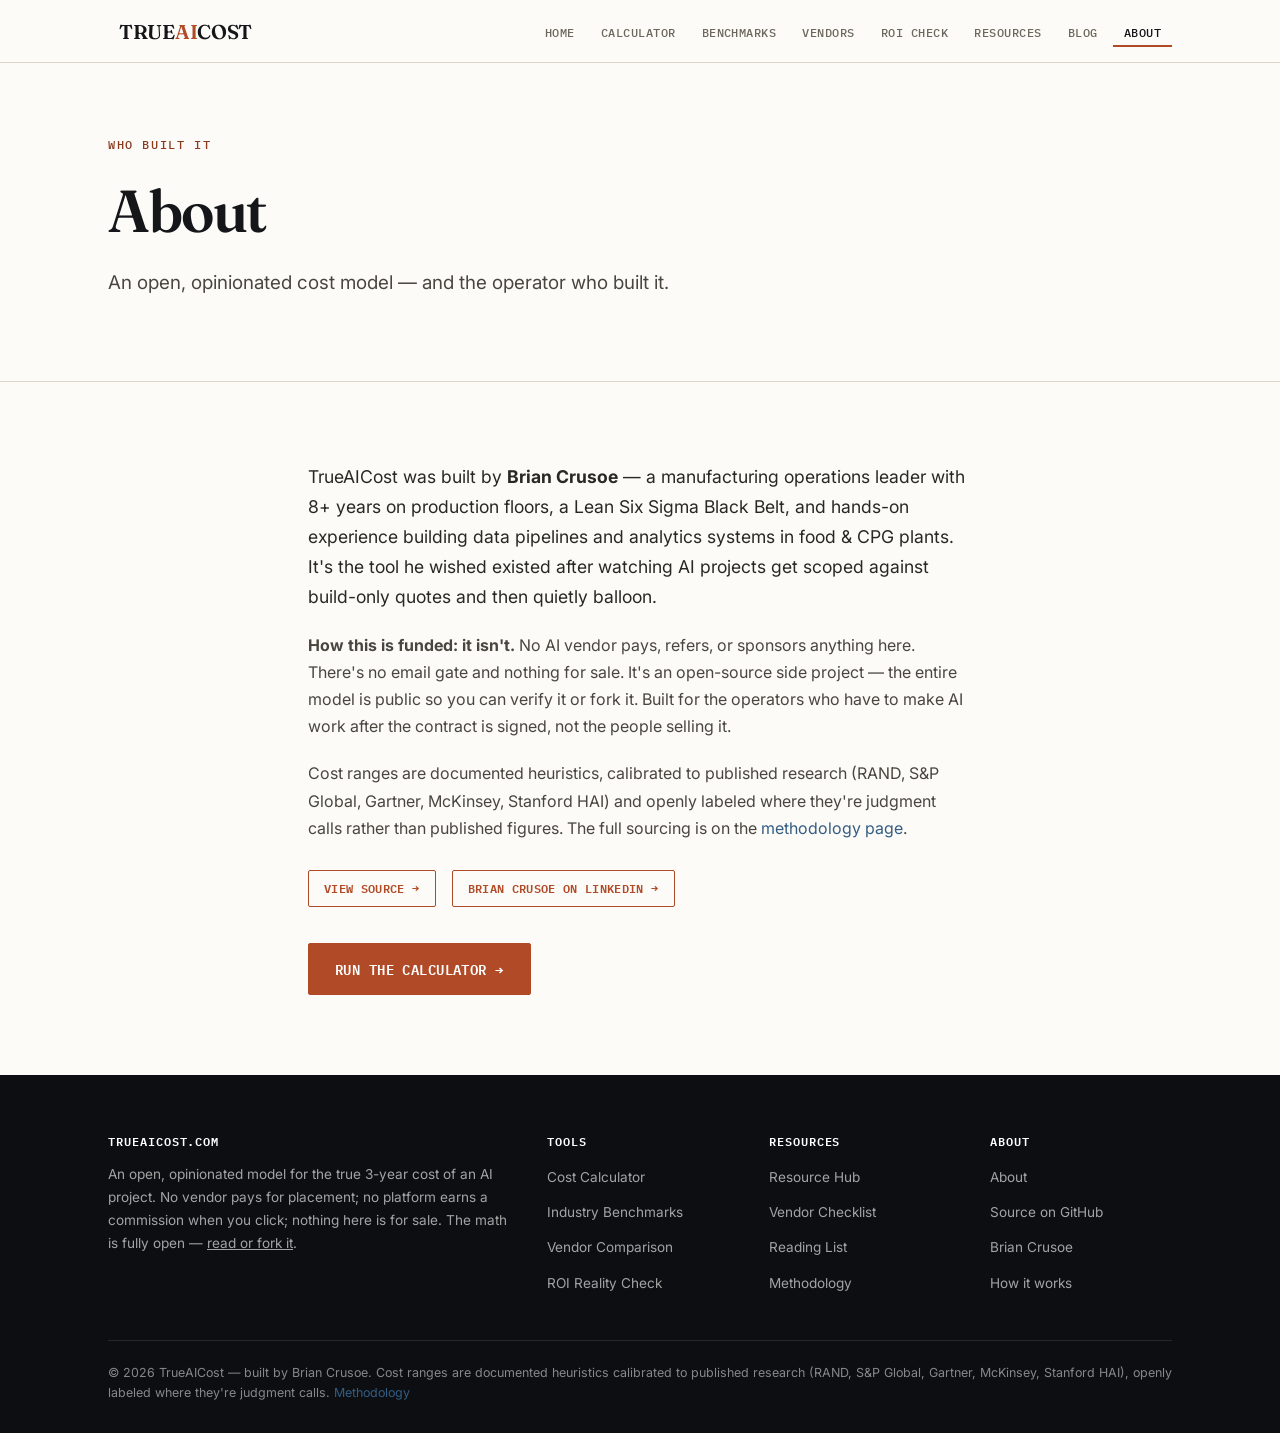
<file: about.html>
<!DOCTYPE html>
<html lang="en">
<head>
  <meta charset="UTF-8">
  <meta name="viewport" content="width=device-width, initial-scale=1.0">
  <title>About — TrueAICost.com</title>
  <meta name="description" content="TrueAICost is an open, opinionated AI-cost model built by Brian Crusoe — a manufacturing operations leader. No vendor pays for placement; nothing is for sale.">
  <meta property="og:title" content="About — TrueAICost.com">
  <meta property="og:description" content="An open, opinionated AI-cost model — and the operator who built it.">
  <link rel="preconnect" href="https://fonts.googleapis.com">
  <link href="https://fonts.googleapis.com/css2?family=Inter:wght@400;500;600;700&display=swap" rel="stylesheet">
  <link rel="icon" type="image/svg+xml" href="favicon.svg">
  <link rel="apple-touch-icon" href="apple-touch-icon.png">
  <link rel="stylesheet" href="styles.css">
</head>
<body>
  <div id="site-nav"></div>

  <section class="hero" style="padding:72px 0 52px;">
    <div class="container">
      <span class="eyebrow">Who built it</span>
      <h1>About</h1>
      <p>An open, opinionated cost model — and the operator who built it.</p>
    </div>
  </section>

  <section class="section">
    <div class="container" style="max-width:720px;">
      <p style="font-size:1.1rem;color:var(--gray-700);line-height:1.7;margin-bottom:20px;">TrueAICost was built by <strong>Brian Crusoe</strong> — a manufacturing operations leader with 8+ years on production floors, a Lean Six Sigma Black Belt, and hands-on experience building data pipelines and analytics systems in food &amp; CPG plants. It's the tool he wished existed after watching AI projects get scoped against build-only quotes and then quietly balloon.</p>

      <p style="color:var(--gray-600);line-height:1.7;margin-bottom:20px;"><strong>How this is funded: it isn't.</strong> No AI vendor pays, refers, or sponsors anything here. There's no email gate and nothing for sale. It's an open-source side project — the entire model is public so you can verify it or fork it. Built for the operators who have to make AI work after the contract is signed, not the people selling it.</p>

      <p style="color:var(--gray-600);line-height:1.7;margin-bottom:28px;">Cost ranges are documented heuristics, calibrated to published research (RAND, S&amp;P Global, Gartner, McKinsey, Stanford HAI) and openly labeled where they're judgment calls rather than published figures. The full sourcing is on the <a href="methodology.html" style="color:var(--blue);">methodology page</a>.</p>

      <div style="display:flex;justify-content:flex-start;gap:16px;flex-wrap:wrap;margin-bottom:36px;">
        <a href="https://github.com/brcrusoe72/trueaicost" class="btn btn-outline btn-sm">View Source →</a>
        <a href="https://linkedin.com/in/briancrusoe" class="btn btn-outline btn-sm">Brian Crusoe on LinkedIn →</a>
      </div>

      <a href="calculator.html" class="btn btn-primary">Run the calculator →</a>
    </div>
  </section>

  <div id="site-footer"></div>
  <script src="shared.js"></script>
</body>
</html>
</file>
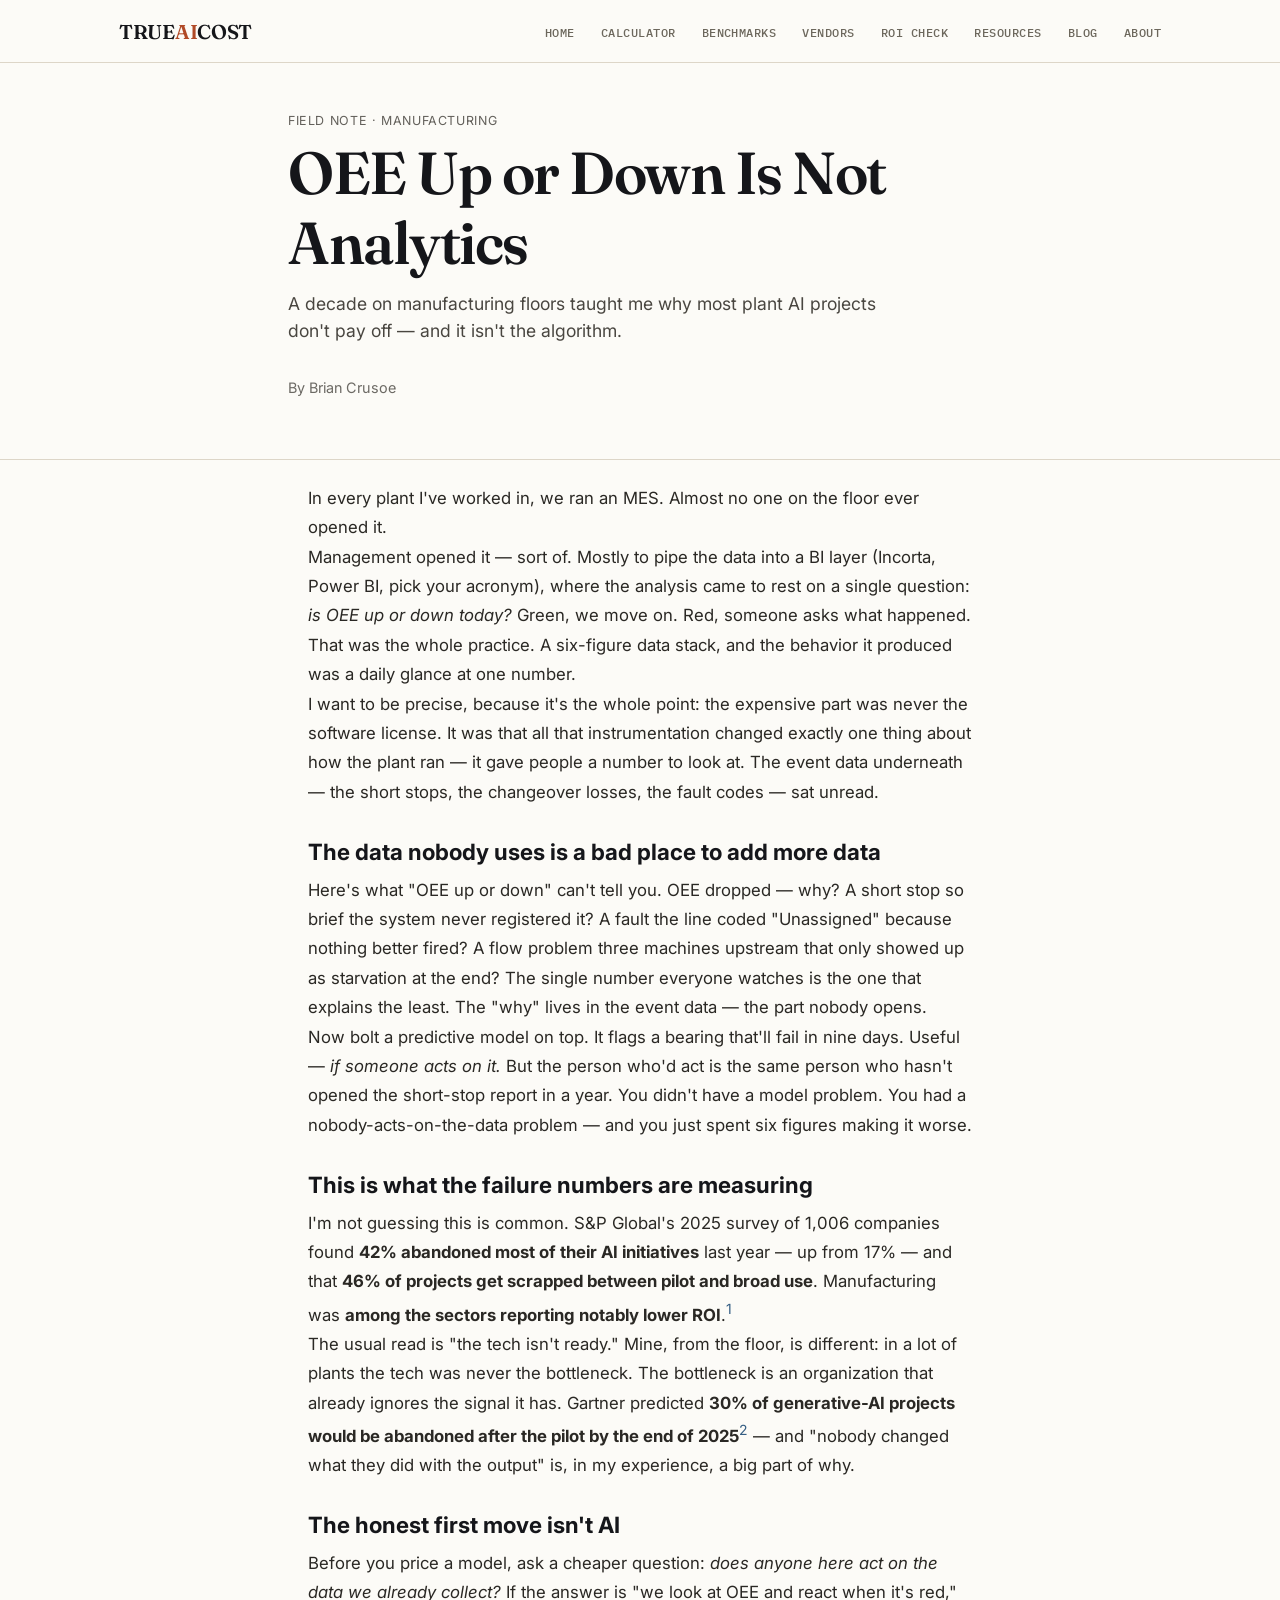
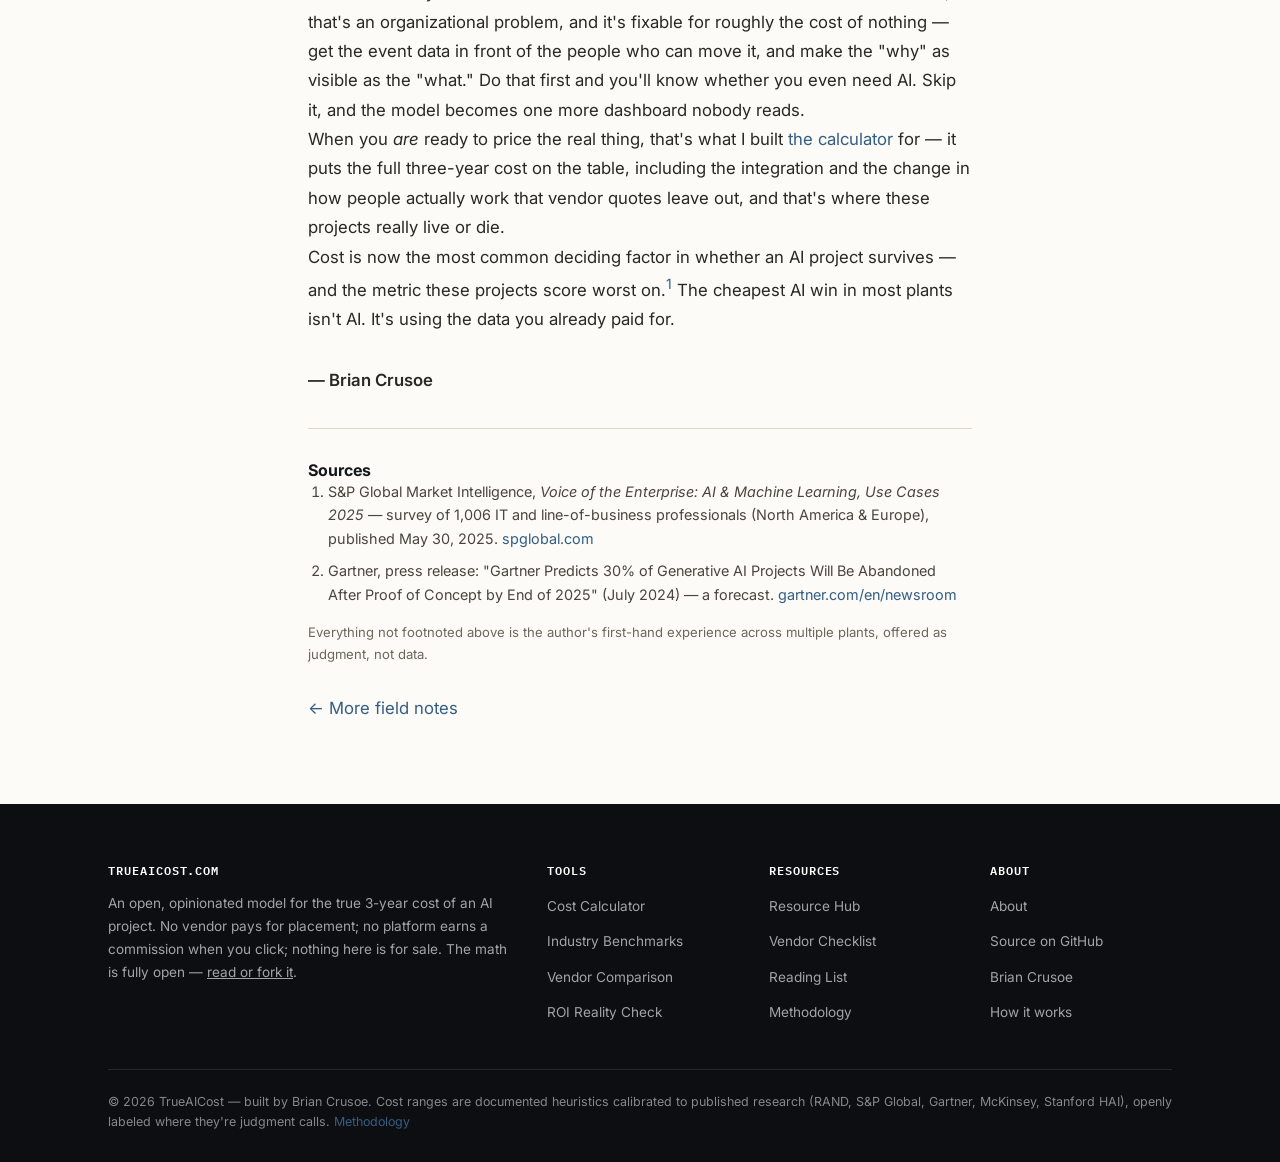
<file: blog-oee-up-or-down.html>
<!DOCTYPE html>
<html lang="en">
<head>
  <meta charset="UTF-8">
  <meta name="viewport" content="width=device-width, initial-scale=1.0">
  <title>OEE Up or Down Is Not Analytics — TrueAICost.com</title>
  <meta name="description" content="A decade on manufacturing floors taught me why most plant AI projects don't pay off — and it isn't the algorithm. The expensive data stack changes one behavior: a daily glance at OEE.">
  <meta property="og:title" content="OEE Up or Down Is Not Analytics">
  <meta property="og:description" content="Why most plant AI projects don't pay off — and it isn't the algorithm.">
  <meta property="og:type" content="article">
  <link rel="preconnect" href="https://fonts.googleapis.com">
  <link href="https://fonts.googleapis.com/css2?family=Inter:wght@400;500;600;700;800&display=swap" rel="stylesheet">
  <link rel="icon" type="image/svg+xml" href="favicon.svg">
  <link rel="apple-touch-icon" href="apple-touch-icon.png">
  <link rel="stylesheet" href="styles.css">
</head>
<body>
  <div id="site-nav"></div>

  <article>
    <section class="hero" style="padding:48px 0 28px;">
      <div class="container" style="max-width:760px;">
        <p style="text-transform:uppercase;letter-spacing:.05em;font-size:.78rem;opacity:.85;margin-bottom:8px;">Field note · Manufacturing</p>
        <h1 style="margin-bottom:12px;">OEE Up or Down Is Not Analytics</h1>
        <p style="font-size:1.1rem;">A decade on manufacturing floors taught me why most plant AI projects don't pay off — and it isn't the algorithm.</p>
        <p style="font-size:.9rem;opacity:.8;margin-top:14px;">By Brian Crusoe</p>
      </div>
    </section>

    <section class="section" style="padding-top:24px;">
      <div class="container" style="max-width:720px;font-size:1.05rem;line-height:1.75;color:var(--gray-700,#374151);">

        <p>In every plant I've worked in, we ran an MES. Almost no one on the floor ever opened it.</p>

        <p>Management opened it — sort of. Mostly to pipe the data into a BI layer (Incorta, Power BI, pick your acronym), where the analysis came to rest on a single question: <em>is OEE up or down today?</em> Green, we move on. Red, someone asks what happened. That was the whole practice. A six-figure data stack, and the behavior it produced was a daily glance at one number.</p>

        <p>I want to be precise, because it's the whole point: the expensive part was never the software license. It was that all that instrumentation changed exactly one thing about how the plant ran — it gave people a number to look at. The event data underneath — the short stops, the changeover losses, the fault codes — sat unread.</p>

        <h2 style="color:var(--navy);margin:32px 0 10px;font-size:1.4rem;">The data nobody uses is a bad place to add more data</h2>

        <p>Here's what "OEE up or down" can't tell you. OEE dropped — why? A short stop so brief the system never registered it? A fault the line coded "Unassigned" because nothing better fired? A flow problem three machines upstream that only showed up as starvation at the end? The single number everyone watches is the one that explains the least. The "why" lives in the event data — the part nobody opens.</p>

        <p>Now bolt a predictive model on top. It flags a bearing that'll fail in nine days. Useful — <em>if someone acts on it.</em> But the person who'd act is the same person who hasn't opened the short-stop report in a year. You didn't have a model problem. You had a nobody-acts-on-the-data problem — and you just spent six figures making it worse.</p>

        <h2 style="color:var(--navy);margin:32px 0 10px;font-size:1.4rem;">This is what the failure numbers are measuring</h2>

        <p>I'm not guessing this is common. S&amp;P Global's 2025 survey of 1,006 companies found <strong>42% abandoned most of their AI initiatives</strong> last year — up from 17% — and that <strong>46% of projects get scrapped between pilot and broad use</strong>. Manufacturing was <strong>among the sectors reporting notably lower ROI</strong>.<sup><a href="#s1" style="color:var(--blue);text-decoration:none;">1</a></sup></p>

        <p>The usual read is "the tech isn't ready." Mine, from the floor, is different: in a lot of plants the tech was never the bottleneck. The bottleneck is an organization that already ignores the signal it has. Gartner predicted <strong>30% of generative-AI projects would be abandoned after the pilot by the end of 2025</strong><sup><a href="#s2" style="color:var(--blue);text-decoration:none;">2</a></sup> — and "nobody changed what they did with the output" is, in my experience, a big part of why.</p>

        <h2 style="color:var(--navy);margin:32px 0 10px;font-size:1.4rem;">The honest first move isn't AI</h2>

        <p>Before you price a model, ask a cheaper question: <em>does anyone here act on the data we already collect?</em> If the answer is "we look at OEE and react when it's red," that's an organizational problem, and it's fixable for roughly the cost of nothing — get the event data in front of the people who can move it, and make the "why" as visible as the "what." Do that first and you'll know whether you even need AI. Skip it, and the model becomes one more dashboard nobody reads.</p>

        <p>When you <em>are</em> ready to price the real thing, that's what I built <a href="calculator.html" style="color:var(--blue);">the calculator</a> for — it puts the full three-year cost on the table, including the integration and the change in how people actually work that vendor quotes leave out, and that's where these projects really live or die.</p>

        <p>Cost is now the most common deciding factor in whether an AI project survives — and the metric these projects score worst on.<sup><a href="#s1" style="color:var(--blue);text-decoration:none;">1</a></sup> The cheapest AI win in most plants isn't AI. It's using the data you already paid for.</p>

        <p style="margin-top:32px;font-weight:600;">— Brian Crusoe</p>

        <hr style="margin:32px 0;border:none;border-top:1px solid var(--gray-200,#e5e7eb);">

        <h3 style="font-size:1rem;color:var(--navy);">Sources</h3>
        <ol style="font-size:.9rem;line-height:1.65;color:var(--gray-600,#4b5563);padding-left:20px;">
          <li id="s1" style="margin-bottom:8px;">S&amp;P Global Market Intelligence, <em>Voice of the Enterprise: AI &amp; Machine Learning, Use Cases 2025</em> — survey of 1,006 IT and line-of-business professionals (North America &amp; Europe), published May 30, 2025. <a href="https://www.spglobal.com/market-intelligence/en/news-insights/research/ai-experiences-rapid-adoption-but-with-mixed-outcomes-highlights-from-vote-ai-machine-learning" target="_blank" rel="noopener" style="color:var(--blue);">spglobal.com</a></li>
          <li id="s2">Gartner, press release: "Gartner Predicts 30% of Generative AI Projects Will Be Abandoned After Proof of Concept by End of 2025" (July 2024) — a forecast. <a href="https://www.gartner.com/en/newsroom" target="_blank" rel="noopener" style="color:var(--blue);">gartner.com/en/newsroom</a></li>
        </ol>
        <p style="font-size:.82rem;color:var(--gray-500,#6b7280);margin-top:14px;">Everything not footnoted above is the author's first-hand experience across multiple plants, offered as judgment, not data.</p>

        <p style="margin-top:28px;"><a href="blog.html" style="color:var(--blue);">← More field notes</a></p>
      </div>
    </section>
  </article>

  <div id="site-footer"></div>
  <script src="shared.js"></script>
</body>
</html>
</file>
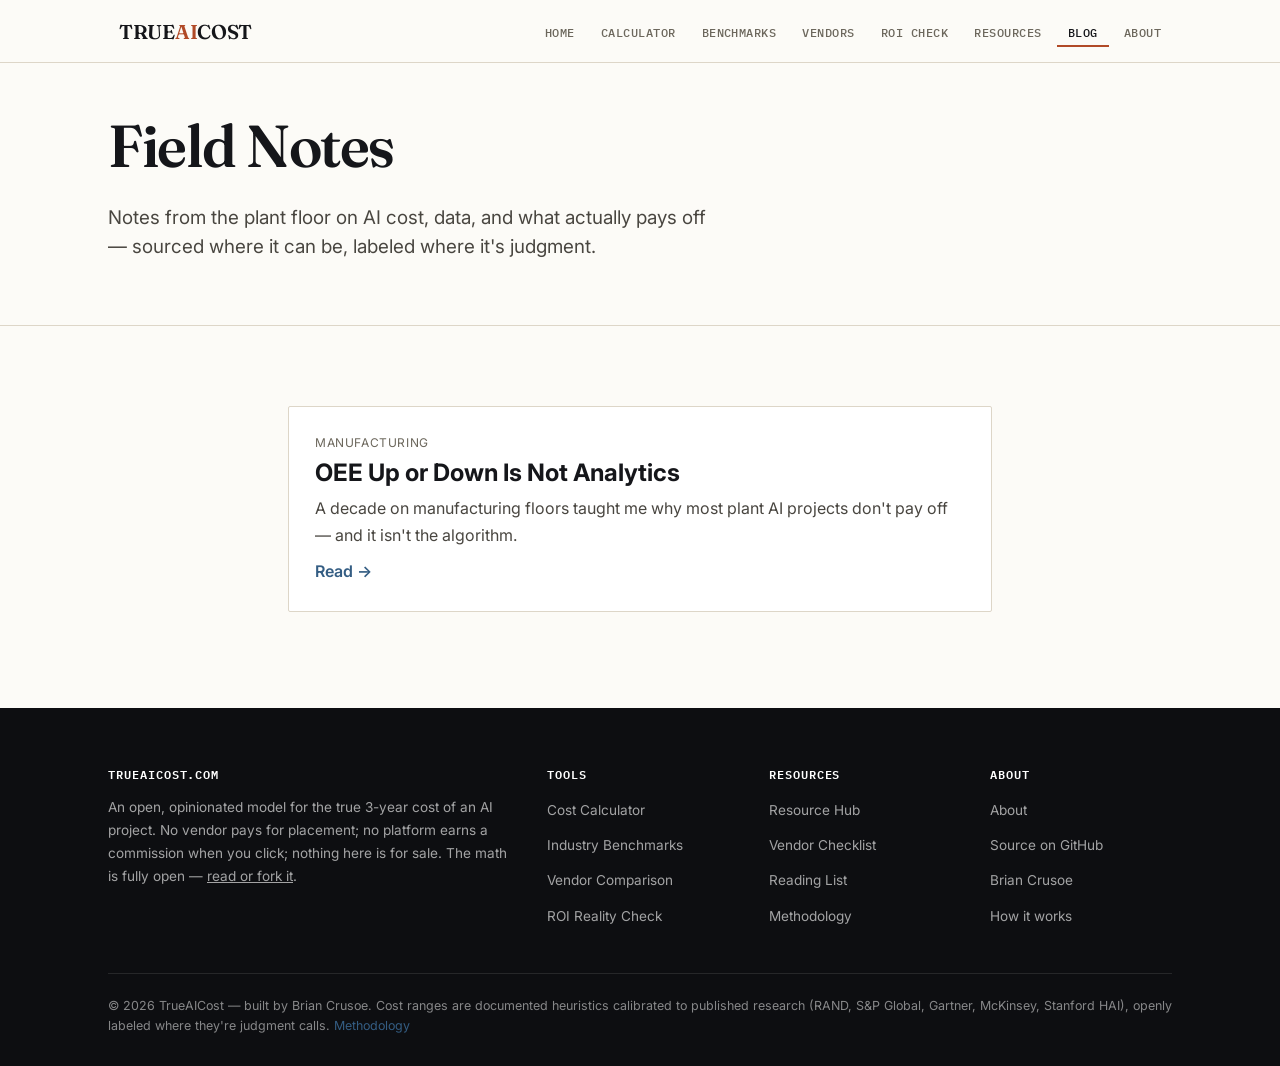
<file: blog.html>
<!DOCTYPE html>
<html lang="en">
<head>
  <meta charset="UTF-8">
  <meta name="viewport" content="width=device-width, initial-scale=1.0">
  <title>Field Notes — TrueAICost.com</title>
  <meta name="description" content="Field notes from the manufacturing floor on AI cost, data, and what actually pays off — sourced where it can be, labeled where it's judgment.">
  <meta property="og:title" content="Field Notes — TrueAICost.com">
  <meta property="og:description" content="Notes from the plant floor on AI cost, data, and what actually pays off.">
  <link rel="preconnect" href="https://fonts.googleapis.com">
  <link href="https://fonts.googleapis.com/css2?family=Inter:wght@400;500;600;700;800&display=swap" rel="stylesheet">
  <link rel="icon" type="image/svg+xml" href="favicon.svg">
  <link rel="apple-touch-icon" href="apple-touch-icon.png">
  <link rel="stylesheet" href="styles.css">
</head>
<body>
  <div id="site-nav"></div>

  <section class="hero" style="padding:48px 0 32px;">
    <div class="container">
      <h1>Field Notes</h1>
      <p>Notes from the plant floor on AI cost, data, and what actually pays off — sourced where it can be, labeled where it's judgment.</p>
    </div>
  </section>

  <section class="section">
    <div class="container" style="max-width:760px;">
      <a href="blog-oee-up-or-down.html" style="text-decoration:none;color:inherit;display:block;">
        <div class="card" style="margin-bottom:16px;">
          <p style="text-transform:uppercase;letter-spacing:.05em;font-size:.75rem;color:var(--gray-500);margin-bottom:6px;">Manufacturing</p>
          <h2 style="color:var(--navy);margin-bottom:8px;">OEE Up or Down Is Not Analytics</h2>
          <p style="color:var(--gray-600);">A decade on manufacturing floors taught me why most plant AI projects don't pay off — and it isn't the algorithm.</p>
          <p style="color:var(--blue);margin-top:10px;font-weight:600;">Read →</p>
        </div>
      </a>
    </div>
  </section>

  <div id="site-footer"></div>
  <script src="shared.js"></script>
</body>
</html>
</file>
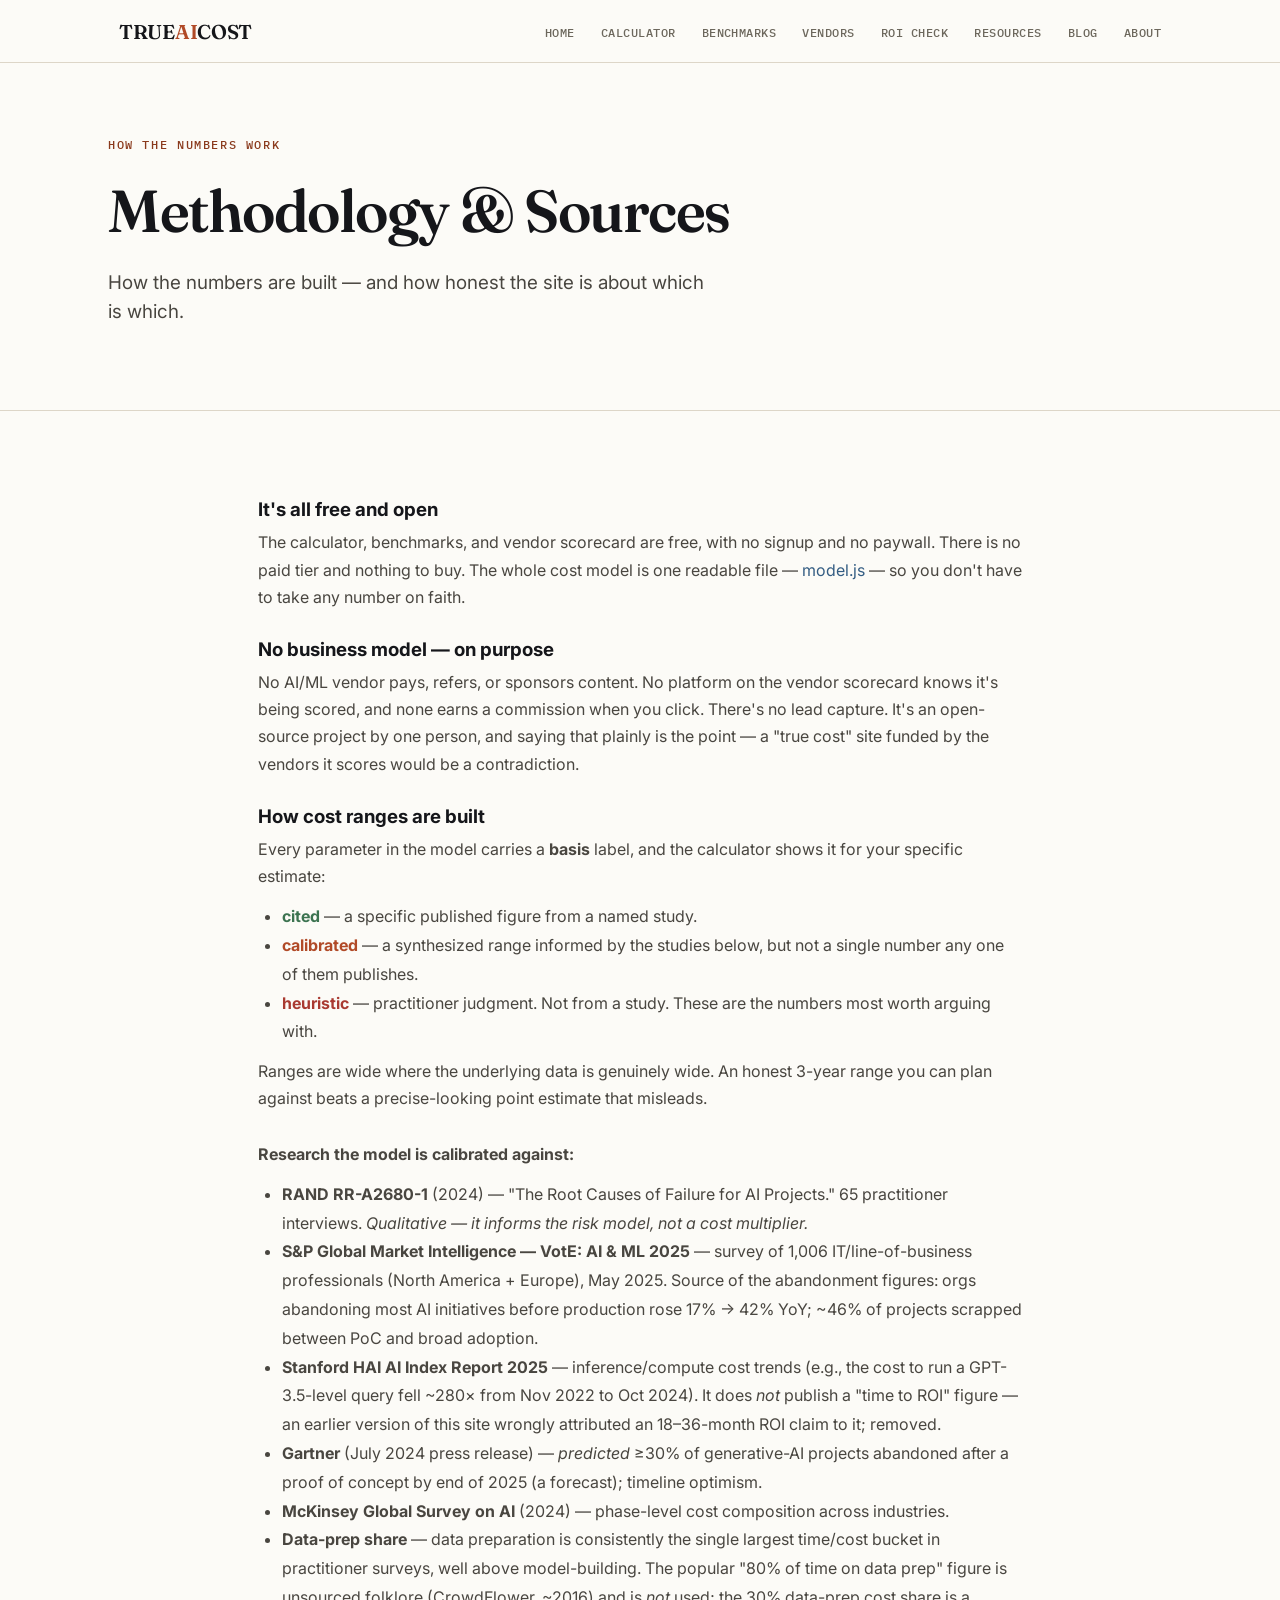
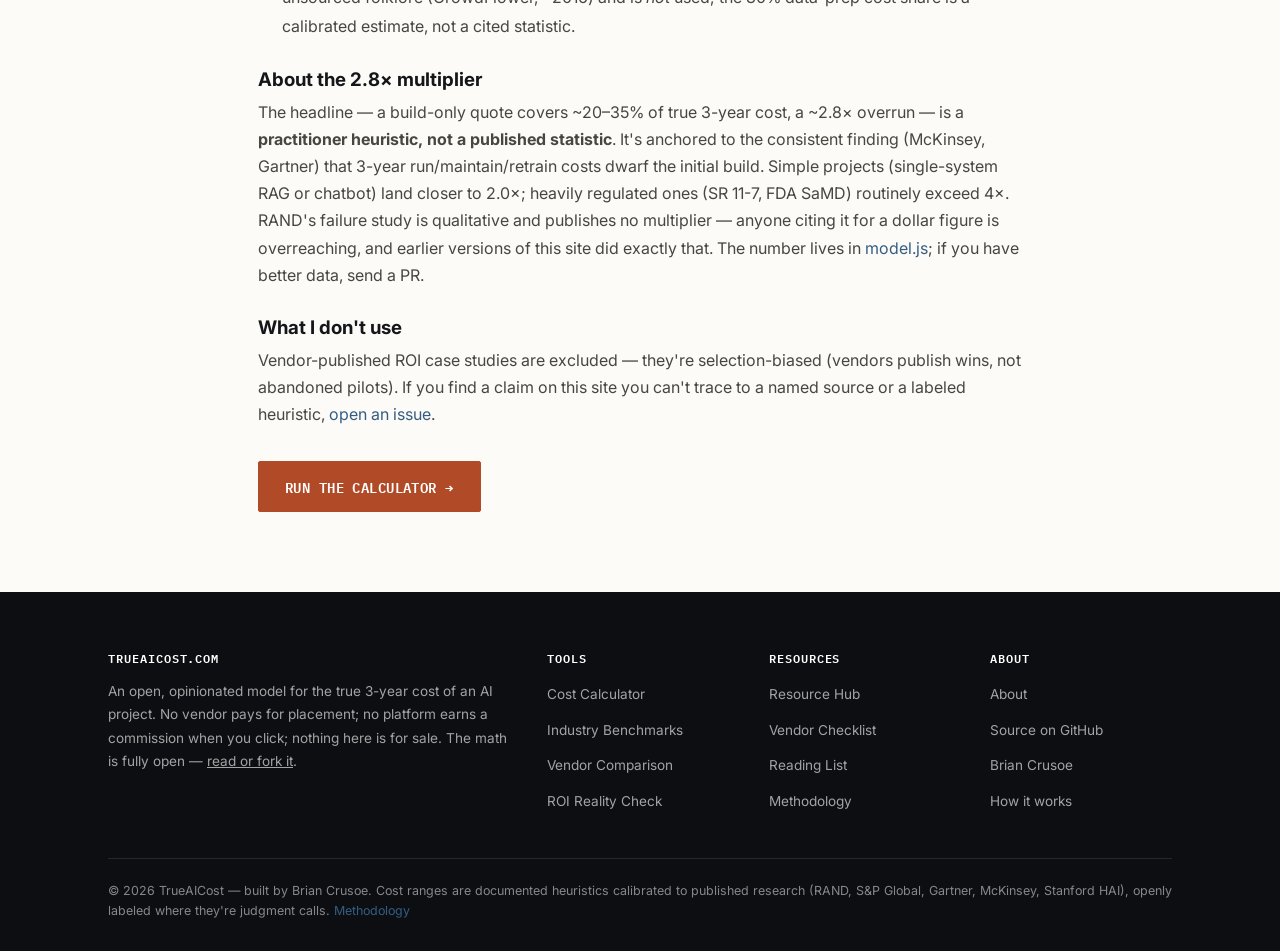
<file: methodology.html>
<!DOCTYPE html>
<html lang="en">
<head>
  <meta charset="UTF-8">
  <meta name="viewport" content="width=device-width, initial-scale=1.0">
  <title>Methodology &amp; Sources — TrueAICost.com</title>
  <meta name="description" content="How TrueAICost's numbers are built — every parameter labeled cited, calibrated, or heuristic, with the research behind it and the honest caveats.">
  <meta property="og:title" content="Methodology & Sources — TrueAICost.com">
  <meta property="og:description" content="Every number labeled cited, calibrated, or heuristic — with the research behind it and what each source does and doesn't say.">
  <link rel="preconnect" href="https://fonts.googleapis.com">
  <link href="https://fonts.googleapis.com/css2?family=Inter:wght@400;500;600;700&display=swap" rel="stylesheet">
  <link rel="icon" type="image/svg+xml" href="favicon.svg">
  <link rel="apple-touch-icon" href="apple-touch-icon.png">
  <link rel="stylesheet" href="styles.css">
</head>
<body>
  <div id="site-nav"></div>

  <section class="hero" style="padding:72px 0 52px;">
    <div class="container">
      <span class="eyebrow">How the numbers work</span>
      <h1>Methodology &amp; Sources</h1>
      <p>How the numbers are built — and how honest the site is about which is which.</p>
    </div>
  </section>

  <section class="section">
    <div class="container" style="max-width:820px;">

      <h3 style="color:var(--navy);margin-top:8px;margin-bottom:8px;">It's all free and open</h3>
      <p style="color:var(--gray-600);line-height:1.7;margin-bottom:28px;">The calculator, benchmarks, and vendor scorecard are free, with no signup and no paywall. There is no paid tier and nothing to buy. The whole cost model is one readable file — <a href="https://github.com/brcrusoe72/trueaicost/blob/main/model.js" style="color:var(--blue);">model.js</a> — so you don't have to take any number on faith.</p>

      <h3 style="color:var(--navy);margin-top:24px;margin-bottom:8px;">No business model — on purpose</h3>
      <p style="color:var(--gray-600);line-height:1.7;margin-bottom:28px;">No AI/ML vendor pays, refers, or sponsors content. No platform on the vendor scorecard knows it's being scored, and none earns a commission when you click. There's no lead capture. It's an open-source project by one person, and saying that plainly is the point — a "true cost" site funded by the vendors it scores would be a contradiction.</p>

      <h3 style="color:var(--navy);margin-top:24px;margin-bottom:8px;">How cost ranges are built</h3>
      <p style="color:var(--gray-600);line-height:1.7;margin-bottom:12px;">Every parameter in the model carries a <strong>basis</strong> label, and the calculator shows it for your specific estimate:</p>
      <ul style="color:var(--gray-600);line-height:1.8;margin-bottom:12px;padding-left:24px;">
        <li><strong style="color:var(--green);">cited</strong> — a specific published figure from a named study.</li>
        <li><strong style="color:var(--orange);">calibrated</strong> — a synthesized range informed by the studies below, but not a single number any one of them publishes.</li>
        <li><strong style="color:var(--red);">heuristic</strong> — practitioner judgment. Not from a study. These are the numbers most worth arguing with.</li>
      </ul>
      <p style="color:var(--gray-600);line-height:1.7;margin-bottom:28px;">Ranges are wide where the underlying data is genuinely wide. An honest 3-year range you can plan against beats a precise-looking point estimate that misleads.</p>

      <p style="color:var(--gray-600);line-height:1.7;margin-bottom:12px;"><strong>Research the model is calibrated against:</strong></p>
      <ul style="color:var(--gray-600);line-height:1.8;margin-bottom:28px;padding-left:24px;">
        <li><strong>RAND RR-A2680-1</strong> (2024) — "The Root Causes of Failure for AI Projects." 65 practitioner interviews. <em>Qualitative — it informs the risk model, not a cost multiplier.</em></li>
        <li><strong>S&amp;P Global Market Intelligence — VotE: AI &amp; ML 2025</strong> — survey of 1,006 IT/line-of-business professionals (North America + Europe), May 2025. Source of the abandonment figures: orgs abandoning most AI initiatives before production rose 17% → 42% YoY; ~46% of projects scrapped between PoC and broad adoption.</li>
        <li><strong>Stanford HAI AI Index Report 2025</strong> — inference/compute cost trends (e.g., the cost to run a GPT-3.5-level query fell ~280× from Nov 2022 to Oct 2024). It does <em>not</em> publish a "time to ROI" figure — an earlier version of this site wrongly attributed an 18–36-month ROI claim to it; removed.</li>
        <li><strong>Gartner</strong> (July 2024 press release) — <em>predicted</em> ≥30% of generative-AI projects abandoned after a proof of concept by end of 2025 (a forecast); timeline optimism.</li>
        <li><strong>McKinsey Global Survey on AI</strong> (2024) — phase-level cost composition across industries.</li>
        <li><strong>Data-prep share</strong> — data preparation is consistently the single largest time/cost bucket in practitioner surveys, well above model-building. The popular "80% of time on data prep" figure is unsourced folklore (CrowdFlower, ~2016) and is <em>not</em> used; the 30% data-prep cost share is a calibrated estimate, not a cited statistic.</li>
      </ul>

      <h3 style="color:var(--navy);margin-top:24px;margin-bottom:8px;">About the 2.8× multiplier</h3>
      <p style="color:var(--gray-600);line-height:1.7;margin-bottom:28px;">The headline — a build-only quote covers ~20–35% of true 3-year cost, a ~2.8× overrun — is a <strong>practitioner heuristic, not a published statistic</strong>. It's anchored to the consistent finding (McKinsey, Gartner) that 3-year run/maintain/retrain costs dwarf the initial build. Simple projects (single-system RAG or chatbot) land closer to 2.0×; heavily regulated ones (SR 11-7, FDA SaMD) routinely exceed 4×. RAND's failure study is qualitative and publishes no multiplier — anyone citing it for a dollar figure is overreaching, and earlier versions of this site did exactly that. The number lives in <a href="https://github.com/brcrusoe72/trueaicost/blob/main/model.js" style="color:var(--blue);">model.js</a>; if you have better data, send a PR.</p>

      <h3 style="color:var(--navy);margin-top:24px;margin-bottom:8px;">What I don't use</h3>
      <p style="color:var(--gray-600);line-height:1.7;margin-bottom:32px;">Vendor-published ROI case studies are excluded — they're selection-biased (vendors publish wins, not abandoned pilots). If you find a claim on this site you can't trace to a named source or a labeled heuristic, <a href="https://github.com/brcrusoe72/trueaicost/issues" style="color:var(--blue);">open an issue</a>.</p>

      <a href="calculator.html" class="btn btn-primary">Run the calculator →</a>
    </div>
  </section>

  <div id="site-footer"></div>
  <script src="shared.js"></script>
</body>
</html>
</file>
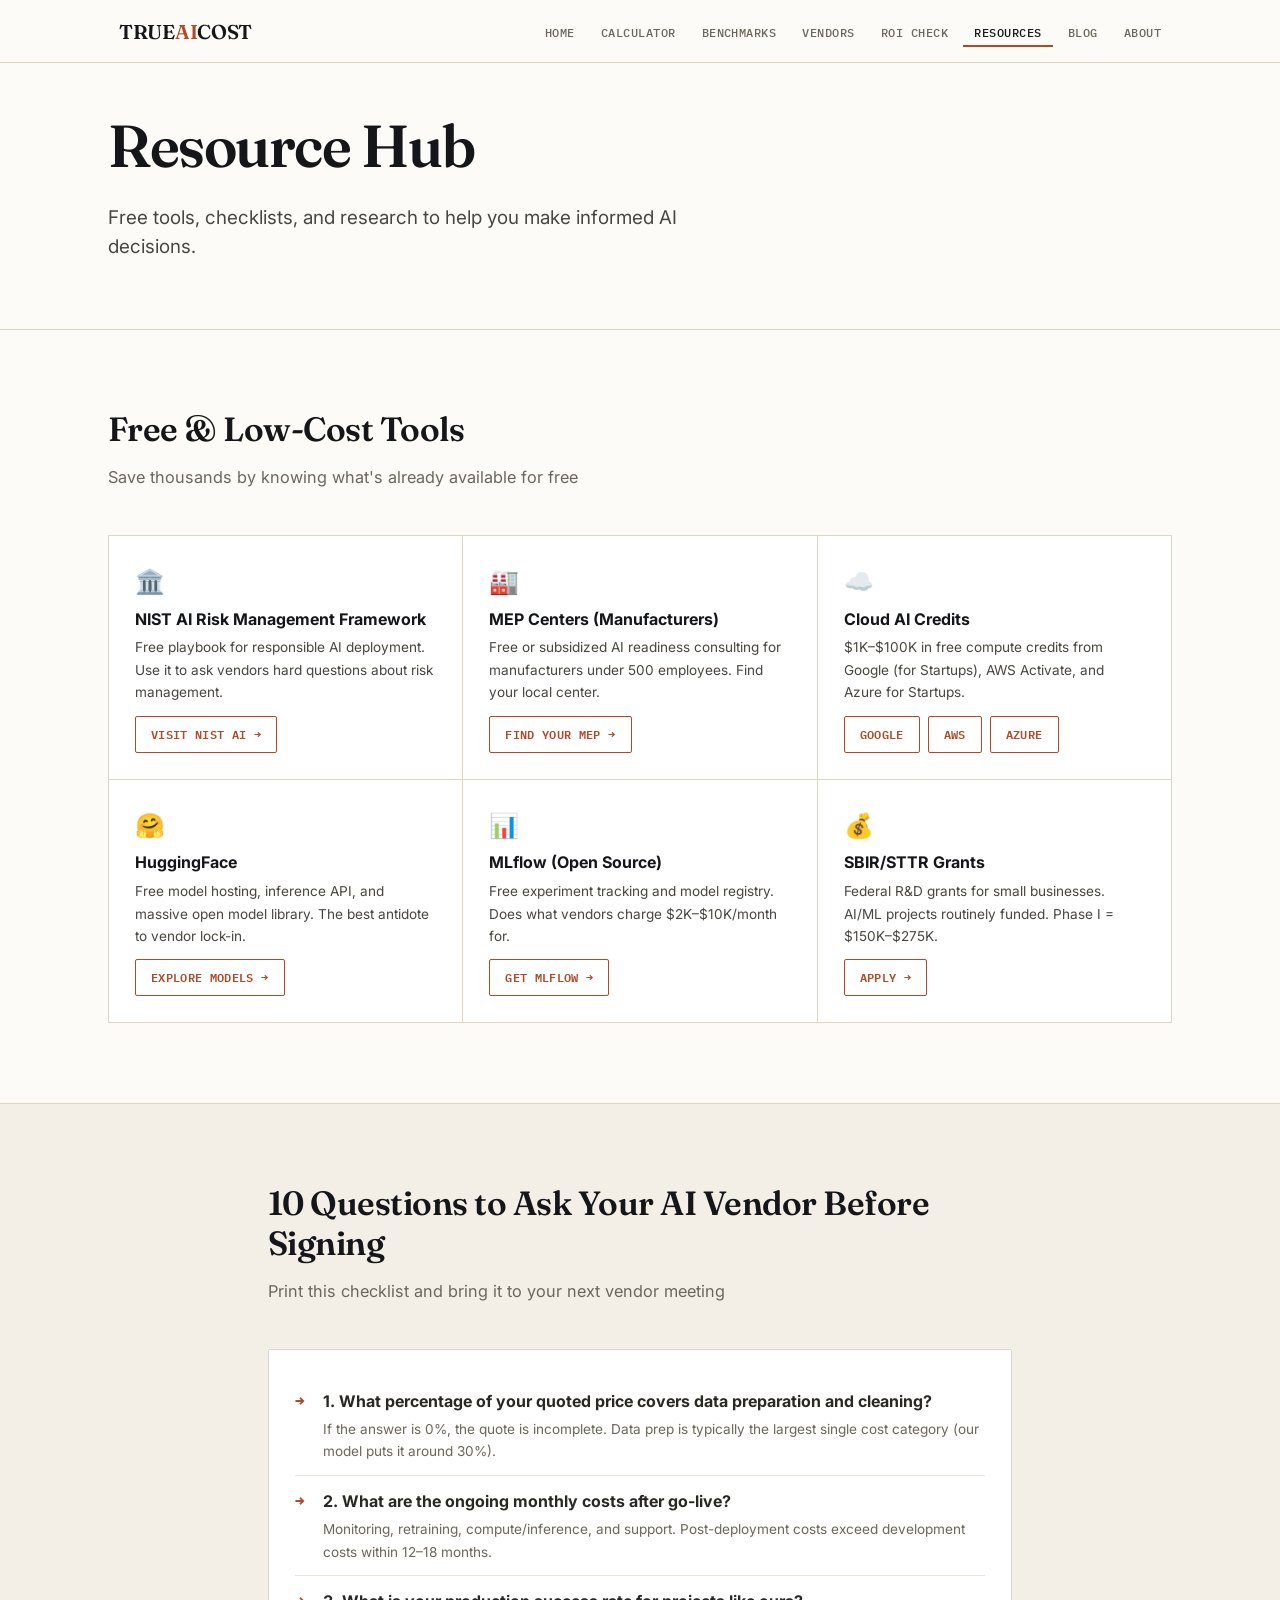
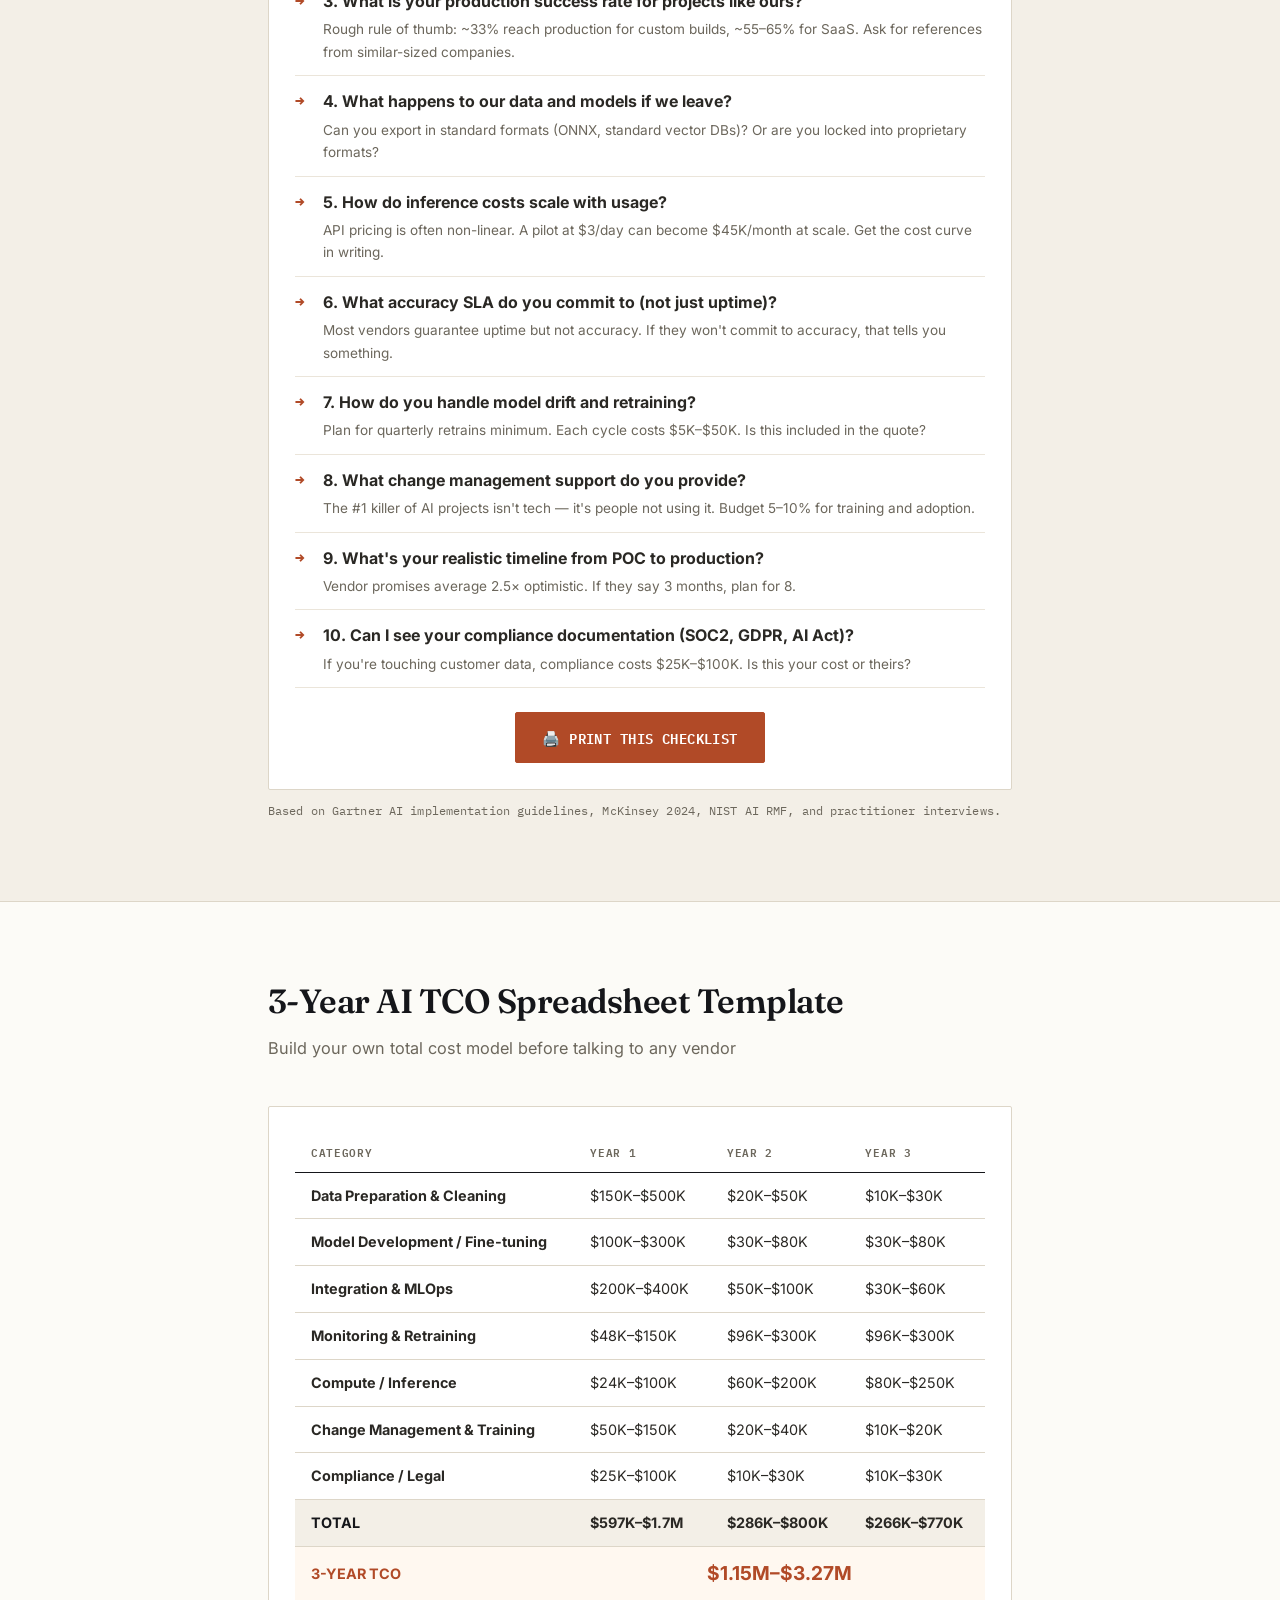
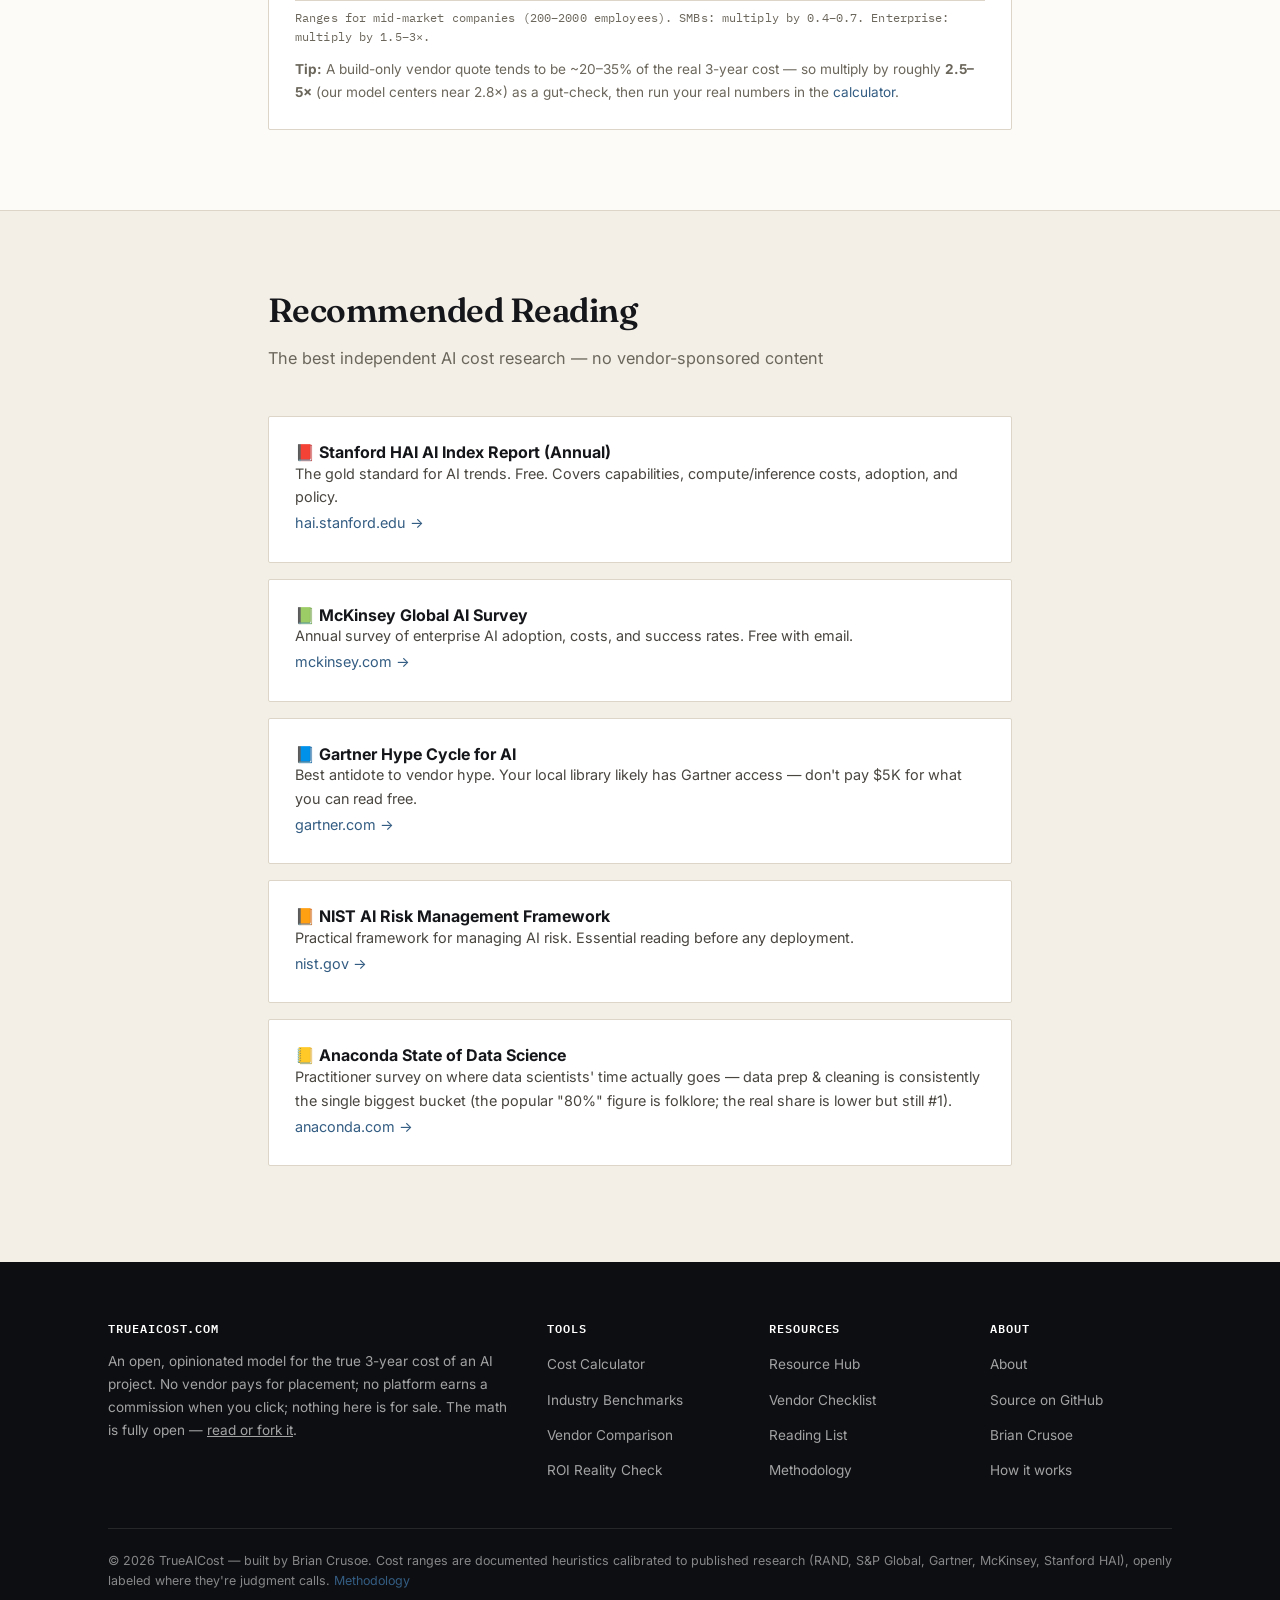
<file: resources.html>
<!DOCTYPE html>
<html lang="en">
<head>
  <meta charset="UTF-8">
  <meta name="viewport" content="width=device-width, initial-scale=1.0">
  <title>AI Implementation Resources — TrueAICost.com</title>
  <meta name="description" content="Free tools, checklists, templates, and reading list for AI implementation. Everything you need before signing a vendor contract.">
  <link rel="preconnect" href="https://fonts.googleapis.com">
  <link href="https://fonts.googleapis.com/css2?family=Inter:wght@400;500;600;700;800&display=swap" rel="stylesheet">
  <link rel="icon" type="image/svg+xml" href="favicon.svg">
  <link rel="apple-touch-icon" href="apple-touch-icon.png">
  <link rel="stylesheet" href="styles.css">
</head>
<body>
  <div id="site-nav"></div>

  <section class="hero" style="padding:48px 0 36px;">
    <div class="container">
      <h1>Resource Hub</h1>
      <p>Free tools, checklists, and research to help you make informed AI decisions.</p>
    </div>
  </section>

  <!-- Free Tools -->
  <section class="section">
    <div class="container">
      <h2 class="section-title">Free & Low-Cost Tools</h2>
      <p class="section-sub">Save thousands by knowing what's already available for free</p>
      <div class="grid-3">
        <div class="card">
          <div style="font-size:1.5rem;margin-bottom:8px;">🏛️</div>
          <h3 style="color:var(--navy);font-size:1rem;margin-bottom:8px;">NIST AI Risk Management Framework</h3>
          <p style="font-size:.85rem;color:var(--gray-600);margin-bottom:12px;">Free playbook for responsible AI deployment. Use it to ask vendors hard questions about risk management.</p>
          <a href="https://www.nist.gov/artificial-intelligence" target="_blank" rel="noopener noreferrer" class="btn btn-outline btn-sm">Visit NIST AI →</a>
        </div>
        <div class="card">
          <div style="font-size:1.5rem;margin-bottom:8px;">🏭</div>
          <h3 style="color:var(--navy);font-size:1rem;margin-bottom:8px;">MEP Centers (Manufacturers)</h3>
          <p style="font-size:.85rem;color:var(--gray-600);margin-bottom:12px;">Free or subsidized AI readiness consulting for manufacturers under 500 employees. Find your local center.</p>
          <a href="https://www.nist.gov/mep" target="_blank" rel="noopener noreferrer" class="btn btn-outline btn-sm">Find Your MEP →</a>
        </div>
        <div class="card">
          <div style="font-size:1.5rem;margin-bottom:8px;">☁️</div>
          <h3 style="color:var(--navy);font-size:1rem;margin-bottom:8px;">Cloud AI Credits</h3>
          <p style="font-size:.85rem;color:var(--gray-600);margin-bottom:12px;">$1K–$100K in free compute credits from Google (for Startups), AWS Activate, and Azure for Startups.</p>
          <div style="display:flex;gap:8px;flex-wrap:wrap;">
            <a href="https://cloud.google.com/startup" target="_blank" rel="noopener noreferrer" class="btn btn-outline btn-sm">Google</a>
            <a href="https://aws.amazon.com/activate/" target="_blank" rel="noopener noreferrer" class="btn btn-outline btn-sm">AWS</a>
            <a href="https://azure.microsoft.com/en-us/pricing/offers/ms-azr-0144p/" target="_blank" rel="noopener noreferrer" class="btn btn-outline btn-sm">Azure</a>
          </div>
        </div>
        <div class="card">
          <div style="font-size:1.5rem;margin-bottom:8px;">🤗</div>
          <h3 style="color:var(--navy);font-size:1rem;margin-bottom:8px;">HuggingFace</h3>
          <p style="font-size:.85rem;color:var(--gray-600);margin-bottom:12px;">Free model hosting, inference API, and massive open model library. The best antidote to vendor lock-in.</p>
          <a href="https://huggingface.co" target="_blank" rel="noopener noreferrer" class="btn btn-outline btn-sm">Explore Models →</a>
        </div>
        <div class="card">
          <div style="font-size:1.5rem;margin-bottom:8px;">📊</div>
          <h3 style="color:var(--navy);font-size:1rem;margin-bottom:8px;">MLflow (Open Source)</h3>
          <p style="font-size:.85rem;color:var(--gray-600);margin-bottom:12px;">Free experiment tracking and model registry. Does what vendors charge $2K–$10K/month for.</p>
          <a href="https://mlflow.org" target="_blank" rel="noopener noreferrer" class="btn btn-outline btn-sm">Get MLflow →</a>
        </div>
        <div class="card">
          <div style="font-size:1.5rem;margin-bottom:8px;">💰</div>
          <h3 style="color:var(--navy);font-size:1rem;margin-bottom:8px;">SBIR/STTR Grants</h3>
          <p style="font-size:.85rem;color:var(--gray-600);margin-bottom:12px;">Federal R&D grants for small businesses. AI/ML projects routinely funded. Phase I = $150K–$275K.</p>
          <a href="https://www.sbir.gov" target="_blank" rel="noopener noreferrer" class="btn btn-outline btn-sm">Apply →</a>
        </div>
      </div>
    </div>
  </section>

  <!-- Checklist -->
  <section class="section section-alt" id="checklist">
    <div class="container" style="max-width:800px;">
      <h2 class="section-title">10 Questions to Ask Your AI Vendor Before Signing</h2>
      <p class="section-sub">Print this checklist and bring it to your next vendor meeting</p>
      <div class="card">
        <ol class="checklist" style="list-style:none;counter-reset:q;">
          <li style="counter-increment:q;">
            <strong>1. What percentage of your quoted price covers data preparation and cleaning?</strong>
            <p style="font-size:.85rem;color:var(--gray-500);margin-top:4px;">If the answer is 0%, the quote is incomplete. Data prep is typically the largest single cost category (our model puts it around 30%).</p>
          </li>
          <li>
            <strong>2. What are the ongoing monthly costs after go-live?</strong>
            <p style="font-size:.85rem;color:var(--gray-500);margin-top:4px;">Monitoring, retraining, compute/inference, and support. Post-deployment costs exceed development costs within 12–18 months.</p>
          </li>
          <li>
            <strong>3. What is your production success rate for projects like ours?</strong>
            <p style="font-size:.85rem;color:var(--gray-500);margin-top:4px;">Rough rule of thumb: ~33% reach production for custom builds, ~55–65% for SaaS. Ask for references from similar-sized companies.</p>
          </li>
          <li>
            <strong>4. What happens to our data and models if we leave?</strong>
            <p style="font-size:.85rem;color:var(--gray-500);margin-top:4px;">Can you export in standard formats (ONNX, standard vector DBs)? Or are you locked into proprietary formats?</p>
          </li>
          <li>
            <strong>5. How do inference costs scale with usage?</strong>
            <p style="font-size:.85rem;color:var(--gray-500);margin-top:4px;">API pricing is often non-linear. A pilot at $3/day can become $45K/month at scale. Get the cost curve in writing.</p>
          </li>
          <li>
            <strong>6. What accuracy SLA do you commit to (not just uptime)?</strong>
            <p style="font-size:.85rem;color:var(--gray-500);margin-top:4px;">Most vendors guarantee uptime but not accuracy. If they won't commit to accuracy, that tells you something.</p>
          </li>
          <li>
            <strong>7. How do you handle model drift and retraining?</strong>
            <p style="font-size:.85rem;color:var(--gray-500);margin-top:4px;">Plan for quarterly retrains minimum. Each cycle costs $5K–$50K. Is this included in the quote?</p>
          </li>
          <li>
            <strong>8. What change management support do you provide?</strong>
            <p style="font-size:.85rem;color:var(--gray-500);margin-top:4px;">The #1 killer of AI projects isn't tech — it's people not using it. Budget 5–10% for training and adoption.</p>
          </li>
          <li>
            <strong>9. What's your realistic timeline from POC to production?</strong>
            <p style="font-size:.85rem;color:var(--gray-500);margin-top:4px;">Vendor promises average 2.5× optimistic. If they say 3 months, plan for 8.</p>
          </li>
          <li>
            <strong>10. Can I see your compliance documentation (SOC2, GDPR, AI Act)?</strong>
            <p style="font-size:.85rem;color:var(--gray-500);margin-top:4px;">If you're touching customer data, compliance costs $25K–$100K. Is this your cost or theirs?</p>
          </li>
        </ol>
        <div style="text-align:center;margin-top:24px;" class="no-print">
          <button class="btn btn-primary" onclick="window.print()">🖨️ Print This Checklist</button>
        </div>
      </div>
      <p class="citation" style="margin-top:12px;">Based on Gartner AI implementation guidelines, McKinsey 2024, NIST AI RMF, and practitioner interviews.</p>
    </div>
  </section>

  <!-- TCO Template -->
  <section class="section">
    <div class="container" style="max-width:800px;">
      <h2 class="section-title">3-Year AI TCO Spreadsheet Template</h2>
      <p class="section-sub">Build your own total cost model before talking to any vendor</p>
      <div class="card">
        <table class="data-table">
          <thead><tr><th>Category</th><th>Year 1</th><th>Year 2</th><th>Year 3</th></tr></thead>
          <tbody>
            <tr><td><strong>Data Preparation & Cleaning</strong></td><td>$150K–$500K</td><td>$20K–$50K</td><td>$10K–$30K</td></tr>
            <tr><td><strong>Model Development / Fine-tuning</strong></td><td>$100K–$300K</td><td>$30K–$80K</td><td>$30K–$80K</td></tr>
            <tr><td><strong>Integration & MLOps</strong></td><td>$200K–$400K</td><td>$50K–$100K</td><td>$30K–$60K</td></tr>
            <tr><td><strong>Monitoring & Retraining</strong></td><td>$48K–$150K</td><td>$96K–$300K</td><td>$96K–$300K</td></tr>
            <tr><td><strong>Compute / Inference</strong></td><td>$24K–$100K</td><td>$60K–$200K</td><td>$80K–$250K</td></tr>
            <tr><td><strong>Change Management & Training</strong></td><td>$50K–$150K</td><td>$20K–$40K</td><td>$10K–$20K</td></tr>
            <tr><td><strong>Compliance / Legal</strong></td><td>$25K–$100K</td><td>$10K–$30K</td><td>$10K–$30K</td></tr>
            <tr style="background:var(--gray-50);"><td><strong style="color:var(--navy);">TOTAL</strong></td><td><strong>$597K–$1.7M</strong></td><td><strong>$286K–$800K</strong></td><td><strong>$266K–$770K</strong></td></tr>
            <tr style="background:#fff8f0;"><td><strong style="color:var(--orange);">3-YEAR TCO</strong></td><td colspan="3" style="text-align:center;"><strong style="font-size:1.2rem;color:var(--orange);">$1.15M–$3.27M</strong></td></tr>
          </tbody>
        </table>
        <p class="citation" style="margin-top:8px;">Ranges for mid-market companies (200–2000 employees). SMBs: multiply by 0.4–0.7. Enterprise: multiply by 1.5–3×.</p>
        <p style="font-size:.85rem;color:var(--gray-500);margin-top:12px;"><strong>Tip:</strong> A build-only vendor quote tends to be ~20–35% of the real 3-year cost — so multiply by roughly <strong>2.5–5×</strong> (our model centers near 2.8×) as a gut-check, then run your real numbers in the <a href="calculator.html" style="color:var(--blue);">calculator</a>.</p>
      </div>
    </div>
  </section>

  <!-- Reading List -->
  <section class="section section-alt" id="reading">
    <div class="container" style="max-width:800px;">
      <h2 class="section-title">Recommended Reading</h2>
      <p class="section-sub">The best independent AI cost research — no vendor-sponsored content</p>
      <div class="card" style="margin-bottom:16px;">
        <h4 style="color:var(--navy);">📕 Stanford HAI AI Index Report (Annual)</h4>
        <p style="font-size:.9rem;color:var(--gray-600);">The gold standard for AI trends. Free. Covers capabilities, compute/inference costs, adoption, and policy.</p>
        <a href="https://hai.stanford.edu/ai-index/2025-ai-index-report" target="_blank" rel="noopener noreferrer" style="font-size:.9rem;">hai.stanford.edu →</a>
      </div>
      <div class="card" style="margin-bottom:16px;">
        <h4 style="color:var(--navy);">📗 McKinsey Global AI Survey</h4>
        <p style="font-size:.9rem;color:var(--gray-600);">Annual survey of enterprise AI adoption, costs, and success rates. Free with email.</p>
        <a href="https://www.mckinsey.com/capabilities/quantumblack/our-insights/the-state-of-ai" target="_blank" rel="noopener noreferrer" style="font-size:.9rem;">mckinsey.com →</a>
      </div>
      <div class="card" style="margin-bottom:16px;">
        <h4 style="color:var(--navy);">📘 Gartner Hype Cycle for AI</h4>
        <p style="font-size:.9rem;color:var(--gray-600);">Best antidote to vendor hype. Your local library likely has Gartner access — don't pay $5K for what you can read free.</p>
        <a href="https://www.gartner.com/en/articles/what-s-new-in-artificial-intelligence-from-the-2024-gartner-hype-cycle" target="_blank" rel="noopener noreferrer" style="font-size:.9rem;">gartner.com →</a>
      </div>
      <div class="card" style="margin-bottom:16px;">
        <h4 style="color:var(--navy);">📙 NIST AI Risk Management Framework</h4>
        <p style="font-size:.9rem;color:var(--gray-600);">Practical framework for managing AI risk. Essential reading before any deployment.</p>
        <a href="https://www.nist.gov/itl/ai-risk-management-framework" target="_blank" rel="noopener noreferrer" style="font-size:.9rem;">nist.gov →</a>
      </div>
      <div class="card" style="margin-bottom:16px;">
        <h4 style="color:var(--navy);">📒 Anaconda State of Data Science</h4>
        <p style="font-size:.9rem;color:var(--gray-600);">Practitioner survey on where data scientists' time actually goes — data prep &amp; cleaning is consistently the single biggest bucket (the popular "80%" figure is folklore; the real share is lower but still #1).</p>
        <a href="https://www.anaconda.com/state-of-data-science-report" target="_blank" rel="noopener noreferrer" style="font-size:.9rem;">anaconda.com →</a>
      </div>
    </div>
  </section>

  <div id="site-footer"></div>
  <script src="shared.js"></script>
</body>
</html>
</file>
<file: styles.css>
/* TrueAICost.com — Shared Styles (v2)
   Editorial / technical-broadsheet aesthetic: paper + ink + one clay accent,
   serif display (Fraunces) + mono labels (IBM Plex Mono) + Inter body.
   Left-aligned, hairline-ruled, sharp corners. Class/variable names unchanged. */

@import url('https://fonts.googleapis.com/css2?family=Fraunces:ital,opsz,wght@0,9..144,400;0,9..144,500;0,9..144,600;1,9..144,500&family=Inter:wght@400;500;600;700&family=IBM+Plex+Mono:wght@400;500;600&display=swap');

:root {
  --navy: #15161a;          /* ink */
  --navy-light: #2a2c33;
  --navy-dark: #0d0e11;
  --orange: #b14a27;        /* clay accent */
  --orange-light: #cf6f47;
  --orange-dark: #8a3a1d;
  --gray-50: #f3efe7;
  --gray-100: #ebe5da;
  --gray-200: #ddd6c8;      /* hairline rules */
  --gray-300: #c9c0ae;
  --gray-400: #9c9486;
  --gray-500: #6c675c;
  --gray-600: #494640;
  --gray-700: #2a2824;
  --gray-800: #1a1916;
  --green: #3c7350;
  --red: #a93a31;
  --yellow: #b1801f;
  --blue: #345d83;
  --paper: #fcfbf7;
  --mono: 'IBM Plex Mono', ui-monospace, SFMono-Regular, Menlo, monospace;
  --serif: 'Fraunces', Georgia, 'Times New Roman', serif;
}

*, *::before, *::after { box-sizing: border-box; margin: 0; padding: 0; }
* { min-width: 0; }

html { font-size: 16px; scroll-behavior: smooth; }

body {
  font-family: 'Inter', -apple-system, BlinkMacSystemFont, 'Segoe UI', sans-serif;
  color: var(--gray-700);
  background: var(--paper);
  line-height: 1.65;
  -webkit-font-smoothing: antialiased;
  text-rendering: optimizeLegibility;
}

h1, h2, h3, h4 { color: var(--navy); line-height: 1.18; }

a { color: var(--blue); text-decoration: none; }
a:hover { color: var(--orange); }
img { max-width: 100%; }
::selection { background: var(--orange-light); color: #fff; }

.container { max-width: 1120px; margin: 0 auto; padding: 0 28px; }

/* Display serif + key numbers */
.hero h1, .section-title, .stat-num, .compare-price {
  font-family: var(--serif);
  font-weight: 600;
  letter-spacing: -0.015em;
}

/* Mono labels — the technical signature */
.kicker, .eyebrow {
  display: block;
  font-family: var(--mono);
  font-size: .72rem;
  font-weight: 500;
  letter-spacing: .14em;
  text-transform: uppercase;
  color: var(--orange-dark);
}
.kicker { margin-bottom: 16px; }
.kicker::before { content: '\2014\00a0\00a0'; color: var(--gray-300); }

/* NAV — mono, uppercase, hairline */
.site-nav { background: var(--paper); position: sticky; top: 0; z-index: 100; border-bottom: 1px solid var(--gray-200); }
.site-nav .container { display: flex; align-items: center; justify-content: space-between; height: 62px; }
.site-nav .logo { color: var(--navy); font-size: 1.25rem; font-weight: 600; letter-spacing: -0.3px; font-family: var(--serif); }
.site-nav .logo span { color: var(--orange); }
.site-nav ul { list-style: none; display: flex; gap: 4px; }
.site-nav a {
  color: var(--gray-500);
  padding: 7px 11px;
  font-family: var(--mono);
  font-size: .76rem;
  font-weight: 500;
  letter-spacing: .04em;
  text-transform: uppercase;
  transition: color .15s;
}
.site-nav a:hover, .site-nav a.active { color: var(--navy); background: none; }
.site-nav a.active { box-shadow: inset 0 -2px 0 var(--orange); }
.nav-toggle { display: none; background: none; border: none; color: var(--navy); font-size: 1.5rem; cursor: pointer; }

/* HERO — light, left-aligned, asymmetric, big serif */
.hero { background: var(--paper); color: var(--navy); padding: 88px 0 68px; text-align: left; border-bottom: 1px solid var(--gray-200); }
.hero .eyebrow { margin-bottom: 22px; }
.hero h1 { font-size: 3.7rem; color: var(--navy); letter-spacing: -0.025em; max-width: 18ch; margin-bottom: 22px; }
.hero h1 em { font-style: italic; color: var(--orange); }
.hero p { font-size: 1.18rem; color: var(--gray-600); max-width: 600px; margin: 0 0 32px; line-height: 1.55; }

/* BUTTONS — sharp, no bounce */
.btn {
  display: inline-block; padding: 13px 26px; border-radius: 2px;
  font-weight: 600; font-size: .9rem; border: 1.5px solid transparent; cursor: pointer;
  font-family: var(--mono); letter-spacing: .03em; text-transform: uppercase;
  transition: background .15s, color .15s, border-color .15s;
}
.btn-primary { background: var(--orange); color: #fff; border-color: var(--orange); }
.btn-primary:hover { background: var(--orange-dark); border-color: var(--orange-dark); color: #fff; }
.btn-secondary { background: transparent; color: var(--navy); border-color: var(--navy); }
.btn-secondary:hover { background: var(--navy); color: var(--paper); }
.btn-outline { background: transparent; border-color: var(--orange); color: var(--orange); }
.btn-outline:hover { background: var(--orange); color: #fff; }
.btn-sm { padding: 8px 15px; font-size: .72rem; }

/* SECTIONS — left-aligned */
.section { padding: 80px 0; }
.section + .section, .section-alt { border-top: 1px solid var(--gray-200); }
.section-alt { background: var(--gray-50); }
.section-title { font-size: 2.1rem; color: var(--navy); text-align: left; margin-bottom: 14px; }
.section-sub { text-align: left; color: var(--gray-500); max-width: 640px; margin: 0 0 44px; font-size: 1.02rem; }

/* CARDS — sharp, ruled */
.card { background: #fff; border: 1px solid var(--gray-200); border-radius: 2px; padding: 26px; transition: border-color .15s; }
.card:hover { border-color: var(--gray-400); }

/* STATS BAR — ruled data strip on ink */
.stats-bar { background: var(--navy); color: #fff; padding: 34px 0; }
.stats-bar .container { display: grid; grid-template-columns: repeat(4, 1fr); gap: 0; }
.stat-item { text-align: left; padding: 2px 26px; border-left: 1px solid rgba(255,255,255,.14); }
.stat-item:first-child { padding-left: 0; border-left: none; }
.stat-num { font-size: 2.3rem; color: var(--orange-light); line-height: 1; }
.stat-label { font-size: .84rem; color: rgba(255,255,255,.8); margin-top: 10px; line-height: 1.45; }
.stat-source { font-family: var(--mono); font-size: .64rem; color: rgba(255,255,255,.45); margin-top: 8px; letter-spacing: .02em; }

/* TABLES — mono uppercase header, hairlines */
.data-table { width: 100%; border-collapse: collapse; font-size: .9rem; }
.data-table th {
  background: none; color: var(--gray-500); padding: 10px 16px; text-align: left;
  font-family: var(--mono); font-size: .7rem; font-weight: 600; letter-spacing: .06em;
  text-transform: uppercase; border-bottom: 1.5px solid var(--navy);
}
.data-table td { padding: 11px 16px; border-bottom: 1px solid var(--gray-200); }
.data-table tr:hover td { background: var(--gray-50); }

/* FORMS */
.form-group { margin-bottom: 24px; }
.form-group label { display: block; font-family: var(--mono); font-weight: 500; margin-bottom: 7px; color: var(--gray-600); font-size: .76rem; letter-spacing: .04em; text-transform: uppercase; }
.form-group input, .form-group select, .form-group textarea {
  width: 100%; padding: 11px 14px; border: 1.5px solid var(--gray-300); border-radius: 2px;
  font-size: 1rem; font-family: inherit; background: #fff; color: var(--gray-700); transition: border-color .15s;
}
.form-group input:focus, .form-group select:focus { outline: none; border-color: var(--orange); }
.form-help { font-size: .8rem; color: var(--gray-500); margin-top: 5px; }

/* OPTION CARDS */
.option-grid { display: grid; grid-template-columns: repeat(auto-fill, minmax(200px, 1fr)); gap: 12px; }
.option-card { border: 1.5px solid var(--gray-200); border-radius: 2px; padding: 18px; cursor: pointer; transition: border-color .15s, background .15s; text-align: left; background: #fff; width: 100%; font: inherit; color: inherit; }
.option-card:hover { border-color: var(--orange-light); }
.option-card.selected { border-color: var(--orange); background: #fbf2ec; }
.option-card .icon { display: none; }
.option-card .label { font-weight: 600; font-size: .95rem; color: var(--navy); }
.option-card .desc { font-size: .8rem; color: var(--gray-500); margin-top: 4px; }

/* RANGE */
input[type="range"] { -webkit-appearance: none; width: 100%; height: 4px; background: var(--gray-200); border-radius: 2px; outline: none; }
input[type="range"]::-webkit-slider-thumb { -webkit-appearance: none; width: 18px; height: 18px; border-radius: 0; background: var(--orange); cursor: pointer; }
input[type="range"]::-moz-range-thumb { width: 18px; height: 18px; border: none; border-radius: 0; background: var(--orange); cursor: pointer; }

/* PROGRESS STEPS */
.steps { display: flex; justify-content: flex-start; margin-bottom: 40px; }
.step { display: flex; align-items: center; font-family: var(--mono); font-size: .76rem; color: var(--gray-400); font-weight: 500; text-transform: uppercase; letter-spacing: .03em; }
.step .num { width: 28px; height: 28px; border-radius: 0; background: var(--gray-100); color: var(--gray-500); display: flex; align-items: center; justify-content: center; margin-right: 8px; font-size: .8rem; }
.step.active .num { background: var(--orange); color: #fff; }
.step.done .num { background: var(--navy); color: #fff; }
.step-line { width: 40px; height: 1px; background: var(--gray-300); margin: 0 8px; }

/* RISK SCORE */
.risk-badge { display: inline-flex; align-items: center; gap: 8px; padding: 8px 18px; border-radius: 2px; font-family: var(--mono); font-weight: 600; font-size: .95rem; }
.risk-low { background: #dcebe0; color: #234c33; }
.risk-med { background: #f3ead0; color: #6b5114; }
.risk-high { background: #f1dcd9; color: #7e2b25; }

/* FOOTER */
.site-footer { background: var(--navy-dark); color: rgba(255,255,255,.62); padding: 60px 0 30px; }
.footer-grid { display: grid; grid-template-columns: 2.2fr 1fr 1fr 1fr; gap: 40px; margin-bottom: 36px; }
.footer-col h4 { color: #fff; margin-bottom: 14px; font-family: var(--mono); font-size: .74rem; font-weight: 600; letter-spacing: .08em; text-transform: uppercase; }
.footer-col p { font-size: .85rem; line-height: 1.7; }
.footer-col ul { list-style: none; }
.footer-col li { margin-bottom: 9px; }
.footer-col a { color: rgba(255,255,255,.62); font-size: .85rem; }
.footer-col a:hover { color: var(--orange-light); }
.footer-bottom { border-top: 1px solid rgba(255,255,255,.1); padding-top: 22px; font-size: .78rem; line-height: 1.6; color: rgba(255,255,255,.5); }
.email-form { display: flex; gap: 8px; margin-top: 12px; }
.email-form input { flex: 1; padding: 10px 14px; border: none; border-radius: 2px; font-size: .9rem; }
.email-form button { padding: 10px 20px; background: var(--orange); color: #fff; border: none; border-radius: 2px; font-weight: 600; cursor: pointer; }

/* CITATION — mono, quiet */
.citation { font-family: var(--mono); font-size: .72rem; color: var(--gray-500); line-height: 1.6; letter-spacing: .01em; }

/* CHART */
.chart-container { position: relative; max-width: 600px; margin: 0 auto; }

/* GRID HELPERS */
.grid-2 { display: grid; grid-template-columns: 1fr 1fr; gap: 24px; }
.grid-3 { display: grid; grid-template-columns: repeat(3, 1fr); gap: 1px; background: var(--gray-200); border: 1px solid var(--gray-200); }
.grid-3 > .card { border: none; border-radius: 0; }
.grid-4 { display: grid; grid-template-columns: repeat(4, 1fr); gap: 24px; }

/* CALLOUT */
.callout { background: #faf3ec; border: 1px solid var(--gray-200); border-left: 3px solid var(--orange); padding: 20px 24px; border-radius: 0; margin: 24px 0; }
.callout-danger { background: #f7eeec; border-left-color: var(--red); }
.callout h4 { color: var(--navy); margin-bottom: 8px; }

/* FILTERS */
.filter-bar { display: flex; gap: 12px; margin-bottom: 24px; flex-wrap: wrap; }
.filter-bar select { padding: 9px 14px; border: 1.5px solid var(--gray-300); border-radius: 2px; font-size: .85rem; font-family: var(--mono); background: #fff; color: var(--gray-700); }

/* COMPARISON GRID */
.compare-card { border: 1px solid var(--gray-200); border-radius: 2px; padding: 24px; text-align: left; background: #fff; }
.compare-card.highlight { border-color: var(--orange); border-width: 1.5px; }
.compare-card h3 { color: var(--navy); margin-bottom: 8px; }
.compare-price { font-size: 2rem; color: var(--orange); }
.compare-price small { font-family: var(--mono); font-size: .8rem; color: var(--gray-500); font-weight: 400; }

/* CHECKLIST */
.checklist { list-style: none; }
.checklist li { padding: 12px 0; border-bottom: 1px solid var(--gray-100); padding-left: 28px; position: relative; }
.checklist li::before { content: '\2192'; position: absolute; left: 0; font-family: var(--mono); color: var(--orange); font-weight: 700; }

/* PRINT */
@media print {
  .site-nav, .site-footer, .btn, .no-print { display: none !important; }
  .hero { padding: 20px 0; background: #fff; color: #000; border: none; }
  .section { padding: 20px 0; border: none; }
  body { font-size: 11pt; background: #fff; }
}

/* RESPONSIVE */
@media (max-width: 768px) {
  .hero h1 { font-size: 2.3rem; max-width: none; }
  .hero { padding: 52px 0 40px; }
  .section { padding: 54px 0; }
  .grid-2, .grid-4 { grid-template-columns: 1fr; }
  .grid-3 { grid-template-columns: 1fr; }
  .footer-grid { grid-template-columns: 1fr 1fr; }
  .site-nav ul { display: none; }
  .site-nav ul.open { display: flex; flex-direction: column; position: absolute; top: 62px; left: 0; right: 0; background: var(--paper); border-bottom: 1px solid var(--gray-200); padding: 12px; gap: 2px; }
  .nav-toggle { display: block; }
  .stats-bar .container { grid-template-columns: 1fr 1fr; gap: 24px 0; }
  .stat-item { border-left: none; padding-left: 0; }
  .option-grid { grid-template-columns: 1fr 1fr; }
  .steps { flex-wrap: wrap; gap: 8px; }
  .filter-bar { flex-direction: column; }
  .email-form { flex-direction: column; }
}

@media (max-width: 640px) {
  .container { padding: 0 22px; }
  .hero h1 { font-size: 2rem; }
  .hero p { font-size: 1.02rem; }
  .btn { width: 100%; text-align: center; margin: 0 0 10px !important; }
  .stats-bar .container,
  .option-grid,
  .footer-grid { grid-template-columns: 1fr; }
  .stat-item { padding-right: 0; }
  .step-line { display: none; }
}
</file>
